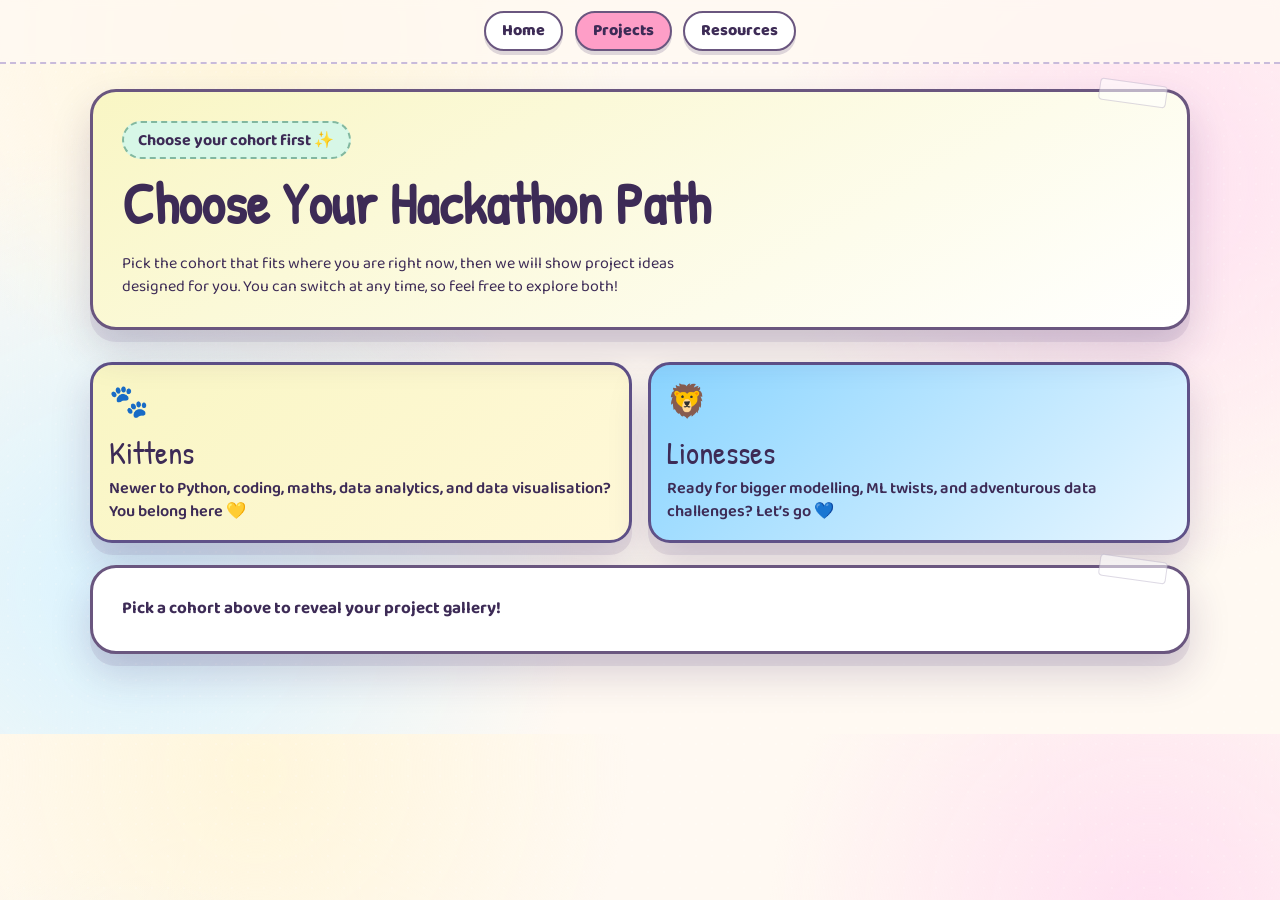
<file: projects.html>
<!DOCTYPE html>
<html lang="en">
<head>
  <meta charset="UTF-8" />
  <meta name="viewport" content="width=device-width, initial-scale=1.0" />
  <title>Project Ideas | International Women's Day Hackathon 2026</title>
  <meta name="description" content="Pick your hackathon cohort and explore project ideas for Kittens and Lionesses." />
  <link rel="preconnect" href="https://fonts.googleapis.com">
  <link rel="preconnect" href="https://fonts.gstatic.com" crossorigin>
  <link href="https://fonts.googleapis.com/css2?family=Baloo+2:wght@400;600;700;800&family=Patrick+Hand&display=swap" rel="stylesheet">
  <link rel="stylesheet" href="style.css" />
</head>
<body class="projects-page">
  <div class="paper-texture" aria-hidden="true"></div>

  <nav class="site-nav" aria-label="Primary">
    <div class="wrapper nav-inner">
      <a class="nav-pill" href="index.html">Home</a>
      <a class="nav-pill active" href="projects.html" aria-current="page">Projects</a>
      <a class="nav-pill" href="resources.html">Resources</a>
    </div>
  </nav>

  <main class="wrapper">
    <section class="projects-intro sticker" aria-labelledby="projects-title">
      <p class="eyebrow">Choose your cohort first ✨</p>
      <h1 id="projects-title">Choose Your Hackathon Path</h1>
      <p>
        Pick the cohort that fits where you are right now, then we will show project ideas designed for you.
        You can switch at any time, so feel free to explore both!
      </p>
    </section>

    <!-- Cohort picker: users choose first, projects appear after selection. -->
    <section class="cohort-selector" aria-label="Cohort selection">
      <button class="cohort-card kittens-card" type="button" data-cohort="kittens" aria-controls="kittens-projects">
        <span class="cohort-emoji" aria-hidden="true">🐾</span>
        <span class="cohort-title">Kittens</span>
        <span class="cohort-copy">Newer to Python, coding, maths, data analytics, and data visualisation? You belong here 💛</span>
      </button>

      <button class="cohort-card lionesses-card" type="button" data-cohort="lionesses" aria-controls="lionesses-projects">
        <span class="cohort-emoji" aria-hidden="true">🦁</span>
        <span class="cohort-title">Lionesses</span>
        <span class="cohort-copy">Ready for bigger modelling, ML twists, and adventurous data challenges? Let’s go 💙</span>
      </button>
    </section>

    <section class="projects-display sticker" id="projects-display" aria-live="polite">
      <div class="selection-tools" id="selection-tools" hidden>
        <p id="selected-cohort-text" class="selected-cohort-text"></p>
        <div class="switch-buttons" role="group" aria-label="Switch cohort">
          <button type="button" class="switch-btn" data-switch="kittens">Show Kittens</button>
          <button type="button" class="switch-btn" data-switch="lionesses">Show Lionesses</button>
          <button type="button" class="switch-btn choose-again" id="choose-again">Choose Again</button>
        </div>
      </div>

      <p class="pick-message" id="pick-message">Pick a cohort above to reveal your project gallery!</p>

      <div class="project-gallery kittens-gallery" id="kittens-projects" hidden>
        <article class="project-card kittens-tone">
          <h2>Titanic Survival Prediction</h2>
          <p>Explore which features predict survival. Start with simple EDA and beginner-friendly classification, then try logistic regression and clear visualisations.</p>
          <div class="tag-row">
            <span>Beginner-friendly</span><span>Classification</span><span>Logistic Regression</span><span>Data Visualisation</span>
          </div>
        </article>

        <article class="project-card kittens-tone">
          <h2>TripAdvisor Sentiment Classifier</h2>
          <p>Classify hotel reviews as positive or negative. Begin with text cleaning and baseline models, then build simple classifiers and sentiment plots.</p>
          <div class="tag-row">
            <span>Beginner-friendly</span><span>Classification</span><span>NLP Basics</span><span>Data Analysis</span>
          </div>
        </article>

        <article class="project-card kittens-tone">
          <h2>Football Match Outcome Predictor</h2>
          <p>Predict match outcomes from women's international football results. Great for beginner feature engineering, logistic regression, and visual storytelling.</p>
          <div class="tag-row">
            <span>Beginner-friendly</span><span>Classification</span><span>Regression Concepts</span><span>Visualisation</span>
          </div>
        </article>

        <article class="project-card build-your-own kittens-tone">
          <h2>Build Your Own Project</h2>
          <p>Got a creative idea? Pitch your own beginner-friendly challenge and shape it with your team. Start small, experiment, and make it yours.</p>
          <div class="tag-row">
            <span>Creative</span><span>Open Idea</span><span>Team Choice</span>
          </div>
        </article>
      </div>

      <div class="project-gallery lionesses-gallery" id="lionesses-projects" hidden>
        <article class="project-card lionesses-tone">
          <h2>Optimal Country Relocation Model</h2>
          <p>Build a multi-objective model to compare quality of life, salaries, costs, and tax burden. Extend with clustering and custom utility scoring.</p>
          <div class="tag-row">
            <span>Data Science</span><span>Regression</span><span>Optimisation</span><span>Advanced</span>
          </div>
        </article>

        <article class="project-card lionesses-tone">
          <h2>Wikipedia Clickstream &amp; ChatGPT Topic Trends</h2>
          <p>Analyse clickstream patterns to understand topics linked with ChatGPT discussions. Try network analysis, topic modelling, and predictive trends.</p>
          <div class="tag-row">
            <span>NLP</span><span>Machine Learning</span><span>Topic Modelling</span><span>Advanced</span>
          </div>
        </article>

        <article class="project-card lionesses-tone">
          <h2>AI Bias Auditor</h2>
          <p>Investigate fairness in AI systems by checking data distributions and model outcomes. Compare metrics like demographic parity and equal opportunity.</p>
          <div class="tag-row">
            <span>AI Ethics</span><span>Classification</span><span>Machine Learning</span><span>Advanced</span>
          </div>
        </article>

        <article class="project-card lionesses-tone">
          <h2>Representation of Women in Knowledge Sources</h2>
          <p>Measure how women are represented in public knowledge platforms using scraping, classification, and visual dashboards.</p>
          <div class="tag-row">
            <span>Data Visualisation</span><span>NLP</span><span>Social Data Science</span><span>Advanced</span>
          </div>
        </article>

        <article class="project-card build-your-own lionesses-tone">
          <h2>Build Your Own Project</h2>
          <p>Design your own ambitious challenge. Define a bold question, justify your modelling approach, and create something original with your team.</p>
          <div class="tag-row">
            <span>Creative</span><span>Open Idea</span><span>Team Choice</span><span>Advanced</span>
          </div>
        </article>
      </div>
    </section>
  </main>

  <script src="script.js"></script>
</body>
</html>
</file>
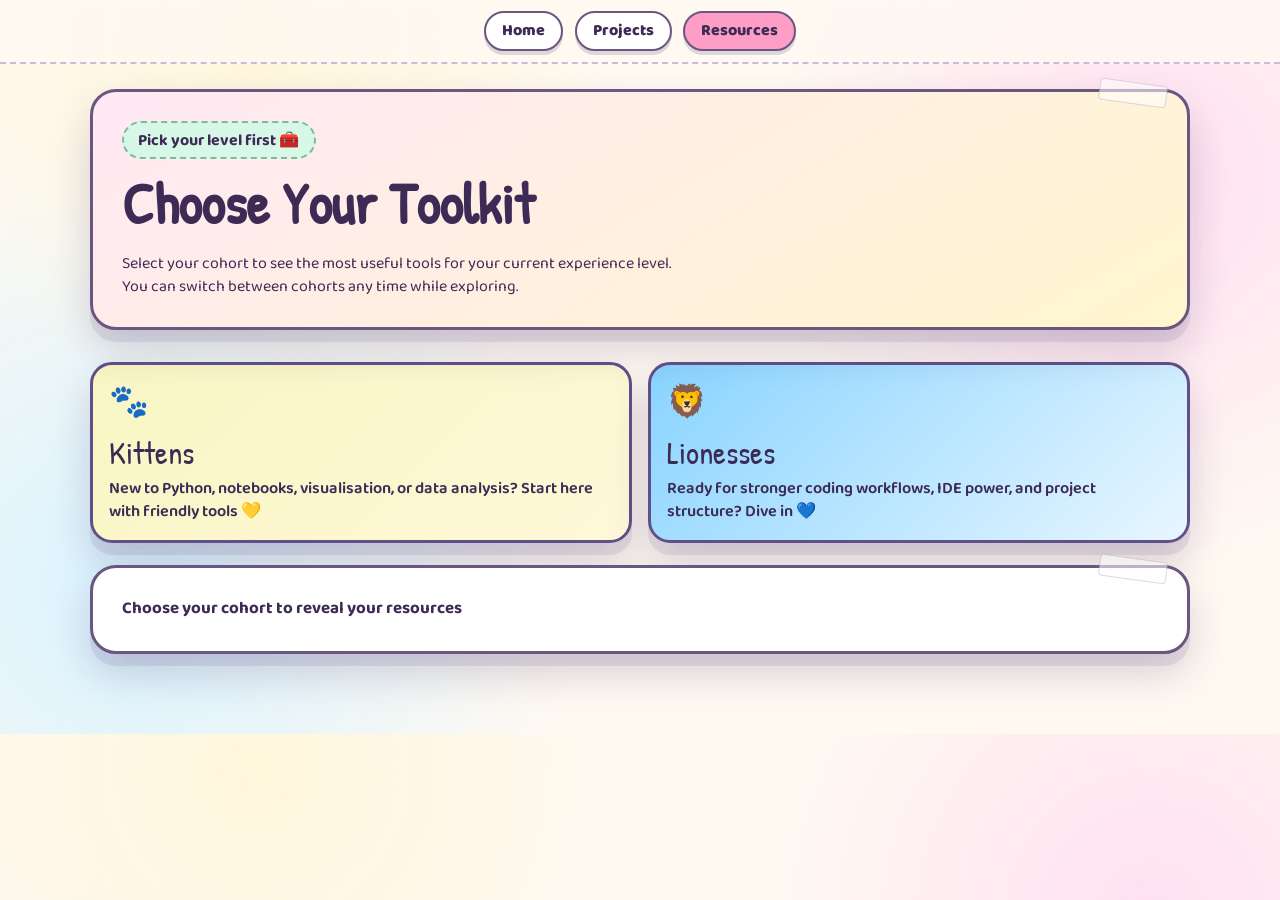
<file: resources.html>
<!DOCTYPE html>
<html lang="en">
<head>
  <meta charset="UTF-8" />
  <meta name="viewport" content="width=device-width, initial-scale=1.0" />
  <title>Resources | International Women's Day Hackathon 2026</title>
  <meta name="description" content="Choose your cohort and explore tools and learning resources for the hackathon." />
  <link rel="preconnect" href="https://fonts.googleapis.com">
  <link rel="preconnect" href="https://fonts.gstatic.com" crossorigin>
  <link href="https://fonts.googleapis.com/css2?family=Baloo+2:wght@400;600;700;800&family=Patrick+Hand&display=swap" rel="stylesheet">
  <link rel="stylesheet" href="style.css" />
</head>
<body class="resources-page">
  <div class="paper-texture" aria-hidden="true"></div>

  <nav class="site-nav" aria-label="Primary">
    <div class="wrapper nav-inner">
      <a class="nav-pill" href="index.html">Home</a>
      <a class="nav-pill" href="projects.html">Projects</a>
      <a class="nav-pill active" href="resources.html" aria-current="page">Resources</a>
    </div>
  </nav>

  <main class="wrapper">
    <section class="resources-intro sticker" aria-labelledby="resources-title">
      <p class="eyebrow">Pick your level first 🧰</p>
      <h1 id="resources-title">Choose Your Toolkit</h1>
      <p>
        Select your cohort to see the most useful tools for your current experience level.
        You can switch between cohorts any time while exploring.
      </p>
    </section>

    <section class="cohort-selector" aria-label="Resource cohort selection">
      <button id="kittens-btn" class="cohort-card kittens-card" type="button" data-resource-cohort="kittens" aria-controls="kittens-resources">
        <span class="cohort-emoji" aria-hidden="true">🐾</span>
        <span class="cohort-title">Kittens</span>
        <span class="cohort-copy">New to Python, notebooks, visualisation, or data analysis? Start here with friendly tools 💛</span>
      </button>

      <button id="lionesses-btn" class="cohort-card lionesses-card" type="button" data-resource-cohort="lionesses" aria-controls="lionesses-resources">
        <span class="cohort-emoji" aria-hidden="true">🦁</span>
        <span class="cohort-title">Lionesses</span>
        <span class="cohort-copy">Ready for stronger coding workflows, IDE power, and project structure? Dive in 💙</span>
      </button>
    </section>

    <section class="resources-display sticker" id="resources-display" aria-live="polite">
      <div class="selection-tools" id="resource-selection-tools" hidden>
        <p id="selected-resource-cohort-text" class="selected-cohort-text"></p>
        <div class="switch-buttons" role="group" aria-label="Switch resource cohort">
          <button type="button" class="switch-btn" data-resource-switch="kittens">Show Kittens</button>
          <button type="button" class="switch-btn" data-resource-switch="lionesses">Show Lionesses</button>
          <button type="button" class="switch-btn choose-again" id="resource-choose-again">Choose Again</button>
        </div>
      </div>

      <p class="pick-message" id="resources-placeholder">Choose your cohort to reveal your resources</p>

      <div class="resource-gallery" id="kittens-resources" hidden>
        <article class="resource-card resource-kittens-tone">
          <h2>Google Colab</h2>
          <p>Run Python notebooks in your browser with no installation needed. Great for a quick, easy start.</p>
          <div class="tag-row"><span>Beginner-friendly</span><span>No setup needed</span><span>Browser-based</span><span>Notebook-friendly</span></div>
          <a class="resource-btn" href="https://colab.research.google.com/" target="_blank" rel="noopener noreferrer">Try this tool</a>
        </article>

        <article class="resource-card resource-kittens-tone">
          <h2>Jupyter Notebooks</h2>
          <p>Mix code, notes, and results in one place. Perfect for learning, experimenting, and explaining your work.</p>
          <div class="tag-row"><span>Easy start</span><span>Python basics</span><span>Notebook-friendly</span></div>
          <a class="resource-btn" href="https://jupyter.org/" target="_blank" rel="noopener noreferrer">Learn more</a>
        </article>

        <article class="resource-card resource-kittens-tone">
          <h2>Python Basics (Official Tutorial)</h2>
          <p>Learn core Python syntax, loops, functions, and data structures with simple examples.</p>
          <div class="tag-row"><span>Python basics</span><span>Beginner-friendly</span><span>Easy start</span></div>
          <a class="resource-btn" href="https://docs.python.org/3/tutorial/" target="_blank" rel="noopener noreferrer">Open resource</a>
        </article>

        <article class="resource-card resource-kittens-tone">
          <h2>Plotly Express</h2>
          <p>Create colourful charts quickly from dataframes. Great for beginner data visualisation.</p>
          <div class="tag-row"><span>Data visualisation</span><span>Notebook-friendly</span><span>Beginner-friendly</span></div>
          <a class="resource-btn" href="https://plotly.com/python/plotly-express/" target="_blank" rel="noopener noreferrer">Try this tool</a>
        </article>

        <article class="resource-card resource-kittens-tone">
          <h2>Pandas Getting Started</h2>
          <p>Learn to load, clean, and explore tabular data with practical examples.</p>
          <div class="tag-row"><span>Simple data analysis</span><span>Python basics</span><span>Easy start</span></div>
          <a class="resource-btn" href="https://pandas.pydata.org/docs/getting_started/index.html" target="_blank" rel="noopener noreferrer">Open resource</a>
        </article>

        <article class="resource-card resource-kittens-tone">
          <h2>Gemini in Google Colab</h2>
          <p>Use AI help while coding in notebooks. Great for debugging, ideas, and quick explanations.</p>
          <div class="tag-row"><span>Beginner-friendly</span><span>Browser-based</span><span>Productivity</span></div>
          <a class="resource-btn" href="https://colab.google/" target="_blank" rel="noopener noreferrer">Learn more</a>
        </article>

        <article class="resource-card resource-kittens-tone">
          <h2>GitHub Hello World</h2>
          <p>A gentle first step into repositories, commits, and pull requests.</p>
          <div class="tag-row"><span>Beginner-friendly</span><span>GitHub</span><span>Easy start</span></div>
          <a class="resource-btn" href="https://docs.github.com/en/get-started/start-your-journey/hello-world" target="_blank" rel="noopener noreferrer">Open resource</a>
        </article>
      </div>

      <div class="resource-gallery" id="lionesses-resources" hidden>
        <article class="resource-card resource-lionesses-tone">
          <h2>Visual Studio Code</h2>
          <p>Build and manage projects with extensions, integrated terminals, and debugging tools.</p>
          <div class="tag-row"><span>IDE</span><span>Coding setup</span><span>Productivity</span></div>
          <a class="resource-btn" href="https://code.visualstudio.com/" target="_blank" rel="noopener noreferrer">Try this tool</a>
        </article>

        <article class="resource-card resource-lionesses-tone">
          <h2>Git + GitHub Workflow</h2>
          <p>Track changes, collaborate, and ship team work cleanly with branches and pull requests.</p>
          <div class="tag-row"><span>Version control</span><span>GitHub</span><span>Advanced workflow</span></div>
          <a class="resource-btn" href="https://docs.github.com/en/get-started/using-git/about-git" target="_blank" rel="noopener noreferrer">Open resource</a>
        </article>

        <article class="resource-card resource-lionesses-tone">
          <h2>Terminal / Command Line Basics</h2>
          <p>Speed up project tasks with command line navigation, scripts, and tooling.</p>
          <div class="tag-row"><span>CLI</span><span>Productivity</span><span>Coding setup</span></div>
          <a class="resource-btn" href="https://www.codecademy.com/learn/learn-the-command-line" target="_blank" rel="noopener noreferrer">Learn more</a>
        </article>

        <article class="resource-card resource-lionesses-tone">
          <h2>Python Virtual Environments</h2>
          <p>Keep dependencies organised per project using `venv` so setups stay clean and reproducible.</p>
          <div class="tag-row"><span>Advanced workflow</span><span>Project structure</span><span>Coding setup</span></div>
          <a class="resource-btn" href="https://docs.python.org/3/library/venv.html" target="_blank" rel="noopener noreferrer">Open resource</a>
        </article>

        <article class="resource-card resource-lionesses-tone">
          <h2>Advanced Python Project Layout</h2>
          <p>Structure your repository with clear folders, reusable modules, and tests.</p>
          <div class="tag-row"><span>Project structure</span><span>Advanced workflow</span><span>Productivity</span></div>
          <a class="resource-btn" href="https://packaging.python.org/en/latest/tutorials/packaging-projects/" target="_blank" rel="noopener noreferrer">Learn more</a>
        </article>

        <article class="resource-card resource-lionesses-tone">
          <h2>Codex / CLI Workflows</h2>
          <p>Use terminal-first workflows to iterate fast on coding tasks and project maintenance.</p>
          <div class="tag-row"><span>CLI</span><span>Advanced workflow</span><span>Productivity</span></div>
          <a class="resource-btn" href="https://platform.openai.com/docs" target="_blank" rel="noopener noreferrer">Try this tool</a>
        </article>

        <article class="resource-card resource-lionesses-tone">
          <h2>Advanced Visualisation Stack</h2>
          <p>Create richer dashboards and exploratory charts with Plotly and Seaborn workflows.</p>
          <div class="tag-row"><span>Visualisation</span><span>Advanced workflow</span><span>Coding setup</span></div>
          <a class="resource-btn" href="https://seaborn.pydata.org/" target="_blank" rel="noopener noreferrer">Open resource</a>
        </article>
      </div>

    </section>
  </main>

  <script src="script.js"></script>
</body>
</html>
</file>
<file: style.css>
:root {
  --bg: #fff9f2;
  --ink: #3d2b56;
  --brand-pink: #FE9EC7;
  --brand-yellow: #F9F6C4;
  --brand-sky: #89D4FF;
  --brand-blue: #44ACFF;
  --brand-red: #EB4C4C;
  --brand-coral: #FF7070;
  --brand-blush: #FFA6A6;
  --brand-cream: #FFEDC7;
  --pink: #ffd7e7;
  --lavender: #e6ddff;
  --mint: #d7f7e7;
  --peach: #ffe5c7;
  --sky: #d9f2ff;
  --accent: #ff7ab6;
  --accent-2: #7f77ff;
  --paper-shadow: 0 12px 0 rgba(98, 79, 132, 0.12), 0 20px 40px rgba(50, 27, 88, 0.18);
}

* {
  box-sizing: border-box;
}

html,
body {
  margin: 0;
  padding: 0;
}

body {
  font-family: "Baloo 2", "Trebuchet MS", sans-serif;
  color: var(--ink);
  background: radial-gradient(circle at 20% 5%, #fff6db 0, transparent 30%),
    radial-gradient(circle at 90% 25%, #ffe0f1 0, transparent 30%),
    radial-gradient(circle at 10% 80%, #d9f3ff 0, transparent 35%),
    var(--bg);
  line-height: 1.45;
}

.paper-texture {
  position: fixed;
  inset: 0;
  pointer-events: none;
  z-index: -1;
  opacity: 0.18;
  background-image: radial-gradient(#ffffff 1px, transparent 1px);
  background-size: 16px 16px;
}

.wrapper {
  width: min(1100px, 92vw);
  margin-inline: auto;
}

/* Shared nav styles for all pages */
.site-nav {
  position: sticky;
  top: 0;
  z-index: 20;
  backdrop-filter: blur(4px);
  background: rgba(255, 249, 242, 0.78);
  border-bottom: 2px dashed #c9bbdb;
}

.nav-inner {
  display: flex;
  align-items: center;
  justify-content: center;
  gap: 0.7rem;
  padding: 0.7rem 0;
}

.nav-pill {
  text-decoration: none;
  color: var(--ink);
  background: #fff;
  border: 2px solid #6a567f;
  border-radius: 999px;
  padding: 0.38rem 1rem;
  font-weight: 800;
  box-shadow: 0 4px 0 rgba(106, 86, 127, 0.22);
  transition: transform 0.15s ease, box-shadow 0.15s ease, background-color 0.15s ease;
}

.nav-pill:hover,
.nav-pill:focus-visible {
  transform: translateY(-2px);
  box-shadow: 0 6px 0 rgba(106, 86, 127, 0.28);
  background: var(--brand-yellow);
}

.nav-pill.active {
  background: var(--brand-pink);
}

.hero {
  text-align: center;
  padding: 2.3rem 0 1.6rem;
}

.eyebrow {
  display: inline-block;
  margin: 0;
  padding: 0.35rem 0.9rem;
  background: var(--mint);
  border: 2px dashed #82b8a0;
  border-radius: 999px;
  font-weight: 700;
}

h1,
h2,
h3 {
  font-family: "Patrick Hand", cursive;
  line-height: 1.1;
  margin-top: 0;
}

h1 {
  font-size: clamp(2rem, 5vw, 3.6rem);
  margin: 0.8rem 0 0.5rem;
}

.hero-copy {
  margin: 0 auto;
  max-width: 40ch;
  font-size: clamp(1rem, 2.3vw, 1.25rem);
}

.hero-subtitle {
  margin: 0.25rem auto 0.55rem;
  max-width: 42ch;
  font-size: clamp(1.12rem, 2.1vw, 1.5rem);
  font-weight: 700;
}

/* Homepage-only width controls for cleaner desktop layout */
.home-main {
  width: min(980px, 92vw);
}

.home-main > section {
  margin-inline: auto;
}

.sticker,
.timeline-section {
  margin: 1.2rem 0 2rem;
  border: 3px solid #6a567f;
  border-radius: 26px;
  background: #fff;
  box-shadow: var(--paper-shadow);
  padding: clamp(1rem, 2.5vw, 1.8rem);
  position: relative;
}

.sticker::before {
  content: "";
  position: absolute;
  top: -10px;
  right: 20px;
  width: 66px;
  height: 20px;
  transform: rotate(8deg);
  background: rgba(255, 255, 255, 0.55);
  border: 1px solid rgba(86, 66, 122, 0.2);
  border-radius: 4px;
}

.countdown-block {
  background: linear-gradient(140deg, var(--pink), var(--lavender));
}

.countdown-label {
  font-size: clamp(1.4rem, 3vw, 2rem);
  font-weight: 800;
  margin: 0 0 0.9rem;
}

.countdown-grid {
  display: grid;
  grid-template-columns: repeat(4, minmax(70px, 1fr));
  gap: clamp(0.55rem, 1.2vw, 1rem);
}

.time-bubble {
  background: #fff;
  border-radius: 18px;
  border: 2px solid #6a567f;
  text-align: center;
  padding: 0.8rem 0.4rem;
}

.time-value {
  display: block;
  font-size: clamp(1.5rem, 5vw, 3rem);
  font-weight: 800;
  color: #52379b;
  line-height: 1;
}

.time-unit {
  display: block;
  margin-top: 0.3rem;
  font-size: 0.95rem;
  font-weight: 700;
}

.countdown-message {
  margin: 1rem 0 0;
  font-size: clamp(1.2rem, 2.8vw, 1.9rem);
  font-weight: 800;
  color: #843056;
}

.countdown-note {
  margin: 0.7rem 0 0;
  font-size: 0.95rem;
  font-weight: 600;
}

.timeline-section {
  background: linear-gradient(180deg, #ffffff, #fffdf8);
}

.timeline-section:nth-of-type(2) {
  background: linear-gradient(180deg, #fefcff, #f8fcff);
}

.timeline-section h2 {
  font-size: clamp(1.5rem, 3vw, 2.2rem);
  margin-bottom: 1rem;
}

.timeline-table-wrap {
  border: 2px dashed #c9b9dd;
  border-radius: 16px;
  background: #fff;
  overflow-x: auto;
}

.timeline-table {
  width: 100%;
  border-collapse: separate;
  border-spacing: 0;
  table-layout: fixed;
  min-width: 0;
}

.timeline-col-time {
  width: 11.5rem;
}

.timeline-col-activity {
  width: auto;
}

.timeline-col-location {
  width: 10rem;
}

.timeline-table th,
.timeline-table td {
  padding: 0.75rem 0.85rem;
  text-align: left;
  vertical-align: top;
}

.timeline-table thead th {
  background: linear-gradient(140deg, var(--brand-yellow), #fff8cf);
  font-size: 1.02rem;
  border-bottom: 2px solid #d6c6e7;
}

.timeline-table thead th:first-child {
  border-top-left-radius: 12px;
}

.timeline-table thead th:last-child {
  border-top-right-radius: 12px;
}

.timeline-table tbody tr:nth-child(odd) {
  background: #fffdf6;
}

.timeline-table tbody tr:nth-child(even) {
  background: #fbf8ff;
}

.timeline-table tbody td {
  border-bottom: 1px dashed #dfd2eb;
}

.timeline-table tbody tr:last-child td {
  border-bottom: 0;
}

.timeline-table td:first-child {
  font-weight: 800;
  color: #4f3f74;
  white-space: nowrap;
}

.timeline-table td:last-child {
  font-weight: 700;
  color: #5f5188;
  white-space: nowrap;
}

.timeline-desktop {
  display: block;
}

.timeline-mobile {
  display: none;
}

/* Explicit desktop visibility rules */
@media (min-width: 761px) {
  .timeline-desktop {
    display: block !important;
  }

  .timeline-mobile {
    display: none !important;
  }
}

.timeline-mobile-card {
  border: 2px dashed #dfd2eb;
  border-radius: 14px;
  padding: 0.7rem 0.8rem;
  margin-bottom: 0.7rem;
  background: #fff;
}

.timeline-mobile-card:last-child {
  margin-bottom: 0;
}

.timeline-mobile-card p {
  margin: 0.25rem 0;
  font-size: 0.95rem;
  line-height: 1.35;
}

.timeline-mobile-card strong {
  color: #4f3f74;
}

.timeline-list {
  margin: 0;
  padding: 0;
  list-style: none;
  display: grid;
  gap: 0.85rem;
}

.timeline-list li {
  display: grid;
  grid-template-columns: minmax(140px, 220px) 1fr;
  align-items: start;
  gap: 0.9rem;
  padding: 0.8rem;
  border-radius: 14px;
  background: #fff;
  border: 2px dashed #d6cae6;
}

.time-tag {
  display: inline-block;
  background: var(--peach);
  border: 2px solid #d5a777;
  border-radius: 999px;
  padding: 0.3rem 0.8rem;
  font-weight: 700;
  width: fit-content;
}

.timeline-list p {
  margin: 0.1rem 0 0;
}

.organisers-section {
  background: linear-gradient(140deg, var(--sky), var(--mint));
  margin-bottom: 3rem;
}

.organisers-section h2 {
  font-size: clamp(1.6rem, 3.2vw, 2.35rem);
  margin-bottom: 0.4rem;
}

.organiser-intro {
  margin-top: 0;
  font-size: 1.05rem;
}

.organiser-grid {
  display: grid;
  grid-template-columns: repeat(auto-fit, minmax(190px, 1fr));
  gap: 1rem;
  max-width: 920px;
  margin-inline: auto;
}

.organiser-card {
  text-align: center;
  background: #fff;
  border: 2px solid #5f5188;
  border-radius: 16px;
  padding: 1rem 0.85rem;
  display: flex;
  flex-direction: column;
  align-items: center;
  justify-content: flex-start;
  gap: 0.35rem;
}

.organiser-card img {
  width: 100%;
  aspect-ratio: 1;
  object-fit: cover;
  border: 2px dashed #a491c5;
  border-radius: 12px;
  background: #f4f0ff;
}

.organiser-card .organiser-avatar {
  width: clamp(120px, 10vw, 150px);
  height: clamp(120px, 10vw, 150px);
  object-fit: cover;
  border-radius: 50%;
  display: block;
  margin-inline: auto;
}

.organiser-card h3 {
  font-size: 1.35rem;
  margin: 0.45rem 0 0.2rem;
}

.organiser-card a {
  color: var(--accent-2);
  font-weight: 700;
  text-decoration-thickness: 2px;
  text-underline-offset: 2px;
}

.organiser-card a:hover,
.organiser-card a:focus-visible {
  color: var(--accent);
}

.supporters-section {
  background: linear-gradient(140deg, #fff6e8, #ffeef7);
  margin-bottom: 3rem;
}

.supporters-section h2 {
  font-size: clamp(1.6rem, 3.2vw, 2.35rem);
  margin-bottom: 0.35rem;
}

.supporters-intro {
  margin-top: 0;
  margin-bottom: 1rem;
  font-size: 1.02rem;
}

.supporters-grid {
  display: grid;
  grid-template-columns: repeat(2, minmax(240px, 1fr));
  gap: 1rem;
  align-items: stretch;
}

.supporter-card {
  background: #fff;
  border: 2px solid #5f5188;
  border-radius: 18px;
  padding: 1rem;
  text-align: center;
  box-shadow: 0 7px 0 rgba(95, 81, 136, 0.16);
  display: flex;
  flex-direction: column;
  align-items: center;
}

.supporter-card img {
  display: block;
  width: min(100%, 280px);
  max-width: 100%;
  max-height: 185px;
  height: auto;
  object-fit: contain;
  margin: 0 auto 0.8rem;
  border-radius: 14px;
  border: 2px dashed #a491c5;
  background: #f9f6ff;
}

.supporter-card h3 {
  font-size: 1.45rem;
  margin-bottom: 0.45rem;
}

.supporter-card p {
  margin-top: 0;
  max-width: 42ch;
}

.supporter-link {
  display: inline-block;
  margin-top: 0.35rem;
  padding: 0.35rem 0.9rem;
  border: 2px solid #5f5188;
  border-radius: 999px;
  background: var(--brand-yellow);
  color: var(--ink);
  font-weight: 800;
  text-decoration: none;
}

.supporter-link:hover,
.supporter-link:focus-visible {
  background: var(--brand-pink);
}

@media (max-width: 800px) {
  .timeline-list li {
    grid-template-columns: 1fr;
  }

  .supporters-grid {
    grid-template-columns: 1fr;
  }

  .organiser-grid {
    grid-template-columns: repeat(auto-fit, minmax(170px, 1fr));
  }
}

@media (max-width: 540px) {
  .countdown-grid {
    grid-template-columns: repeat(2, minmax(70px, 1fr));
  }

  .organiser-card .organiser-avatar {
    width: 116px;
    height: 116px;
  }

  .timeline-table td,
  .timeline-table th {
    font-size: 0.95rem;
  }
}

@media (max-width: 760px) {
  .timeline-desktop {
    display: none !important;
  }

  .timeline-mobile {
    display: block !important;
  }
}

/* -------------------------------------------
   Projects page styles (scoped to body class)
-------------------------------------------- */
.projects-page main {
  padding: 1.2rem 0 3rem;
}

.projects-page .is-hidden,
.projects-page [hidden] {
  display: none !important;
}

.projects-intro {
  background: linear-gradient(150deg, var(--brand-yellow), #fff);
  margin-top: 0.4rem;
}

.projects-intro h1 {
  margin-bottom: 0.4rem;
}

.projects-intro p {
  margin-bottom: 0;
  max-width: 62ch;
}

.cohort-selector {
  display: grid;
  grid-template-columns: repeat(2, minmax(220px, 1fr));
  gap: 1rem;
  margin: 1rem 0 1.4rem;
}

.cohort-card {
  border: 3px solid #5f5188;
  border-radius: 22px;
  padding: 1rem;
  text-align: left;
  cursor: pointer;
  font: inherit;
  color: var(--ink);
  box-shadow: var(--paper-shadow);
  transition: transform 0.18s ease, box-shadow 0.18s ease;
}

.cohort-card:hover,
.cohort-card:focus-visible {
  transform: rotate(-1deg) translateY(-2px);
}

.cohort-card.selected {
  box-shadow: 0 0 0 4px #fff, 0 0 0 7px #6a567f, var(--paper-shadow);
}

.kittens-card {
  background: linear-gradient(135deg, var(--brand-yellow), #fff8d8);
}

.lionesses-card {
  background: linear-gradient(135deg, var(--brand-sky), #e8f6ff);
}

.cohort-emoji {
  display: block;
  font-size: 2rem;
}

.cohort-title {
  display: block;
  margin-top: 0.2rem;
  font-family: "Patrick Hand", cursive;
  font-size: 2rem;
}

.cohort-copy {
  display: block;
  font-size: 1.02rem;
  font-weight: 600;
}

.projects-display {
  background: #fff;
}

.pick-message {
  margin: 0;
  font-size: 1.06rem;
  font-weight: 700;
}

.selection-tools {
  margin-bottom: 1rem;
}

.selected-cohort-text {
  margin: 0 0 0.7rem;
  font-size: 1.2rem;
  font-weight: 800;
}

.switch-buttons {
  display: flex;
  flex-wrap: wrap;
  gap: 0.55rem;
}

.switch-btn {
  border: 2px solid #6a567f;
  border-radius: 999px;
  background: #fff;
  color: var(--ink);
  font: inherit;
  font-weight: 700;
  padding: 0.35rem 0.8rem;
  cursor: pointer;
}

.switch-btn:hover,
.switch-btn:focus-visible {
  background: #f4ecff;
}

.choose-again {
  background: var(--brand-cream);
}

.project-gallery {
  display: grid;
  grid-template-columns: repeat(auto-fit, minmax(220px, 1fr));
  gap: 1rem;
}

.project-card {
  border-radius: 16px;
  border: 2px solid #5f5188;
  padding: 0.9rem;
  box-shadow: 0 7px 0 rgba(95, 81, 136, 0.16);
}

.project-card h2 {
  font-size: 1.45rem;
  margin-bottom: 0.4rem;
}

.project-card p {
  margin-top: 0;
  margin-bottom: 0.65rem;
}

.kittens-tone {
  background: linear-gradient(145deg, #fff7ca, #fff);
}

.lionesses-tone {
  background: linear-gradient(145deg, #d8eeff, #f9fdff);
}

.wildcard-tone {
  background: linear-gradient(145deg, #fff6ea, #fff0f7);
}

.build-your-own {
  border-style: dashed;
  border-color: #8b6a8f;
}

.tag-row {
  display: flex;
  flex-wrap: wrap;
  gap: 0.35rem;
}

.tag-row span {
  border-radius: 999px;
  border: 1.5px solid #7c6499;
  background: #fff;
  padding: 0.15rem 0.58rem;
  font-size: 0.86rem;
  font-weight: 700;
}

@media (max-width: 760px) {
  .cohort-selector {
    grid-template-columns: 1fr;
  }
}

/* -------------------------------------------
   Resources page styles (scoped to body class)
-------------------------------------------- */
.resources-page main {
  padding: 1.2rem 0 3rem;
}

.resources-page .is-hidden,
.resources-page [hidden] {
  display: none !important;
}

.resources-intro {
  background: linear-gradient(150deg, #ffe8f4, #fff7ce);
  margin-top: 0.4rem;
}

.resources-intro h1 {
  margin-bottom: 0.4rem;
}

.resources-intro p {
  margin-bottom: 0;
  max-width: 62ch;
}

.resources-display {
  background: #fff;
}

.resource-gallery {
  display: grid;
  grid-template-columns: repeat(auto-fit, minmax(220px, 1fr));
  gap: 1rem;
}

.resource-card {
  border-radius: 16px;
  border: 2px solid #5f5188;
  padding: 0.9rem;
  box-shadow: 0 7px 0 rgba(95, 81, 136, 0.16);
}

.resource-card h2 {
  font-size: 1.35rem;
  margin-bottom: 0.45rem;
}

.resource-card p {
  margin-top: 0;
  margin-bottom: 0.65rem;
}

.resource-kittens-tone {
  background: linear-gradient(145deg, #fff7ca, #fff);
}

.resource-lionesses-tone {
  background: linear-gradient(145deg, #d8eeff, #f9fdff);
}

.resource-neutral-tone {
  background: linear-gradient(145deg, #fff6ea, #fff0f7);
  border-style: dashed;
  border-color: #8b6a8f;
}

.help-card {
  margin-top: 1rem;
}

.resource-btn {
  display: inline-block;
  margin-top: 0.35rem;
  padding: 0.35rem 0.88rem;
  border: 2px solid #5f5188;
  border-radius: 999px;
  background: #fff;
  color: var(--ink);
  font-weight: 800;
  text-decoration: none;
}

.resource-btn:hover,
.resource-btn:focus-visible {
  background: var(--brand-yellow);
}

.resource-btn[aria-disabled="true"] {
  background: #fffdf3;
  cursor: default;
}
</file>
